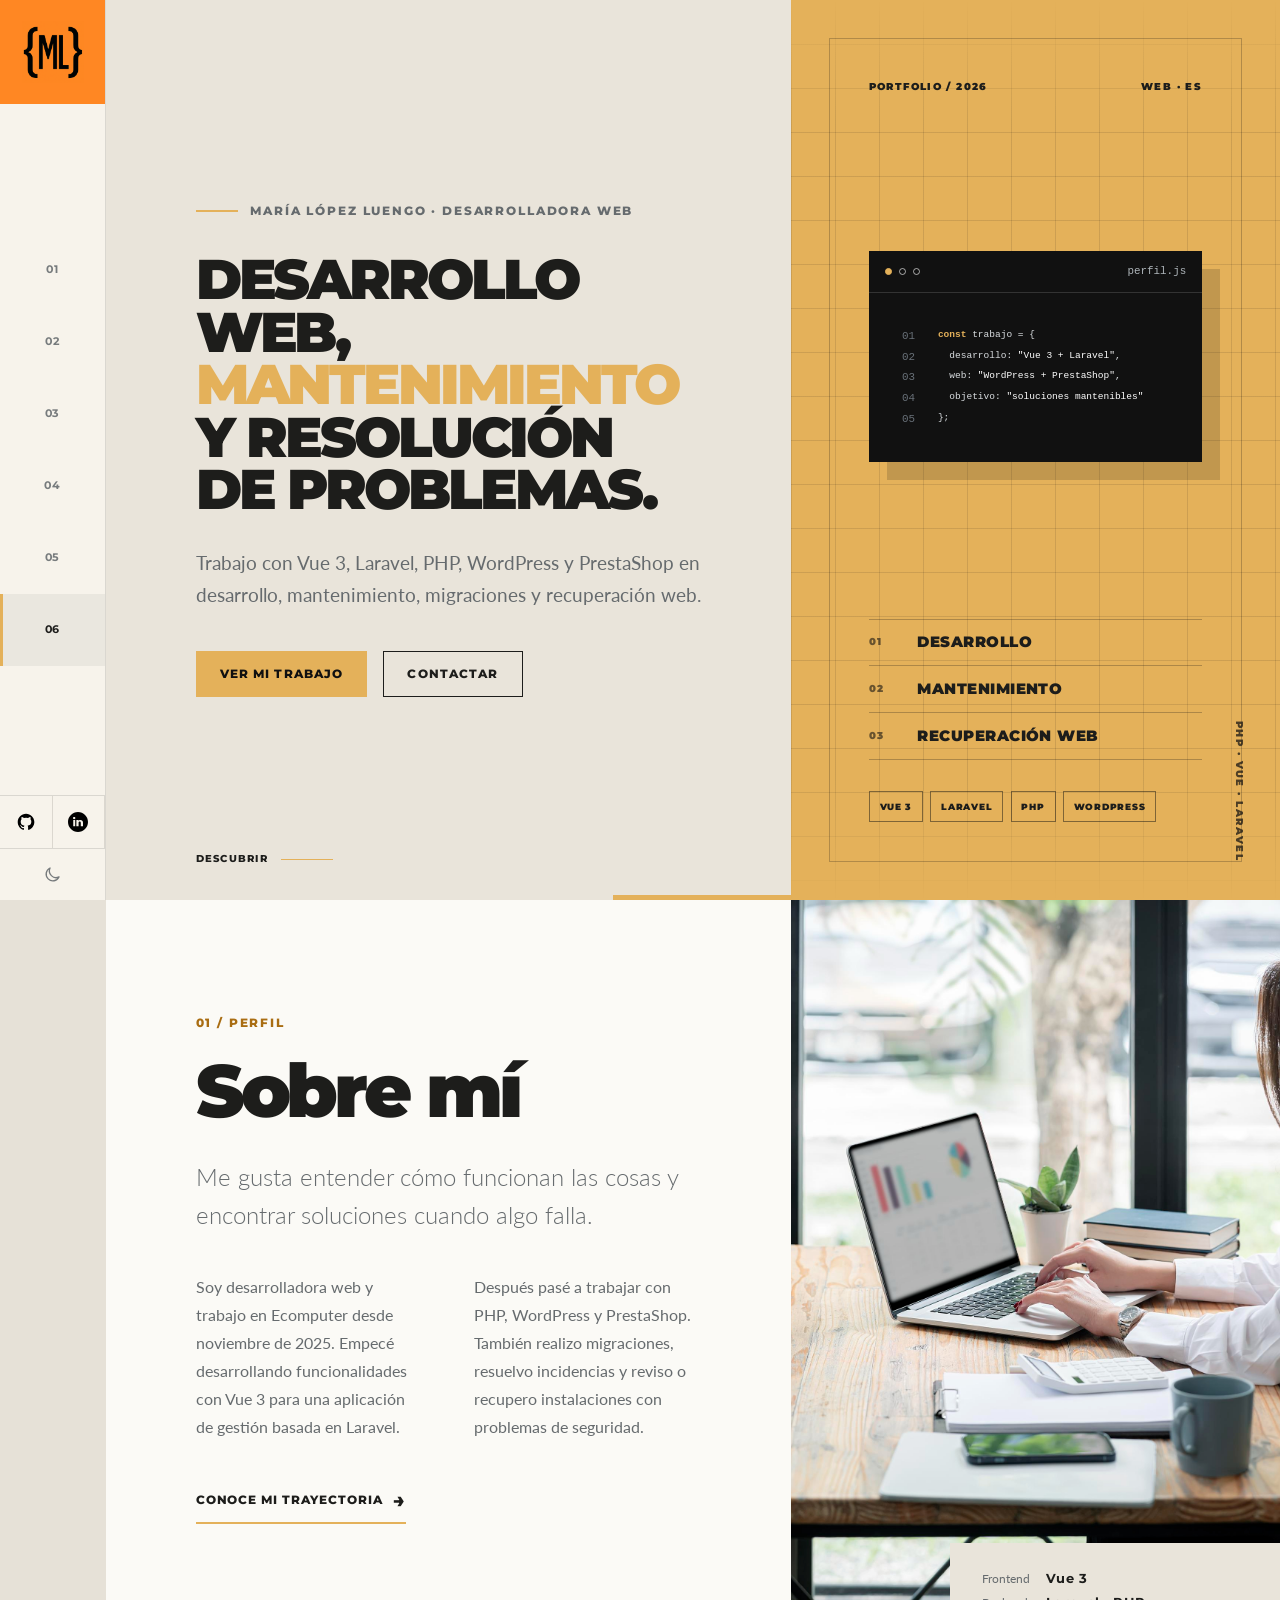
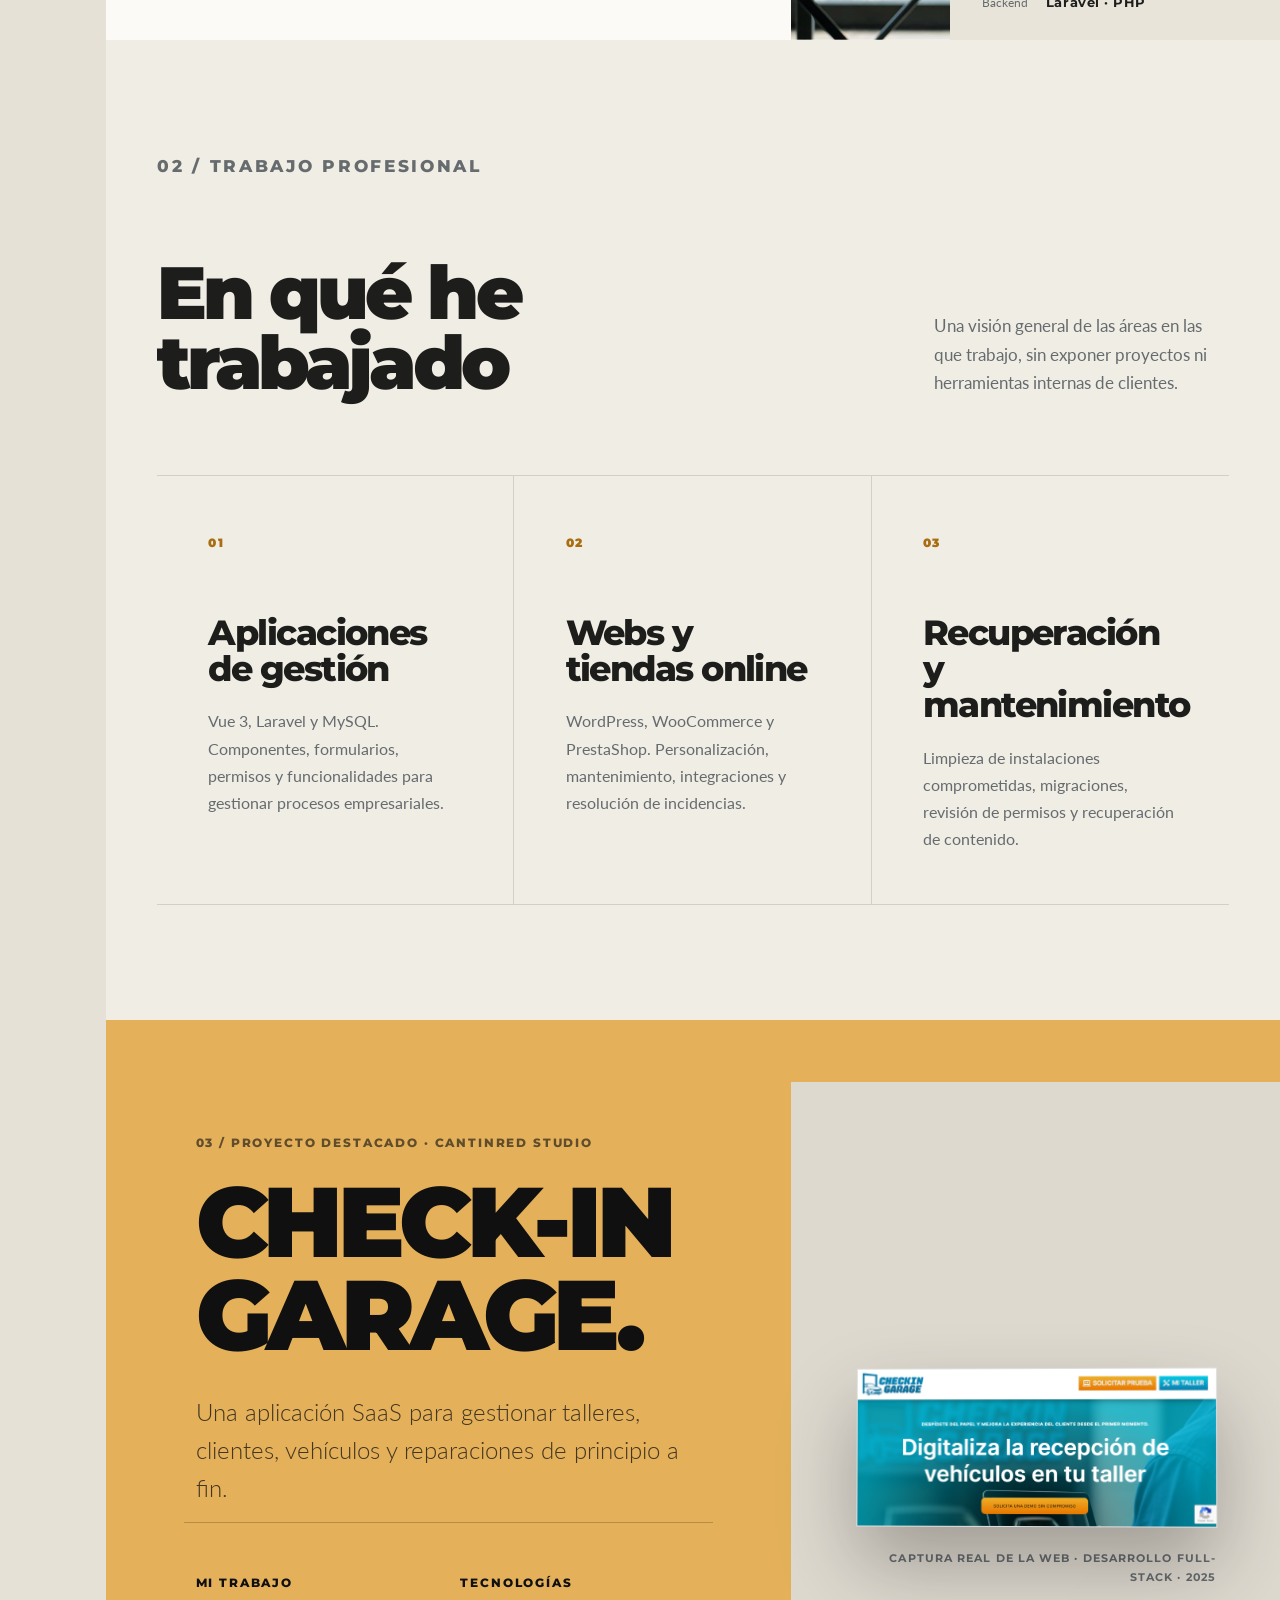
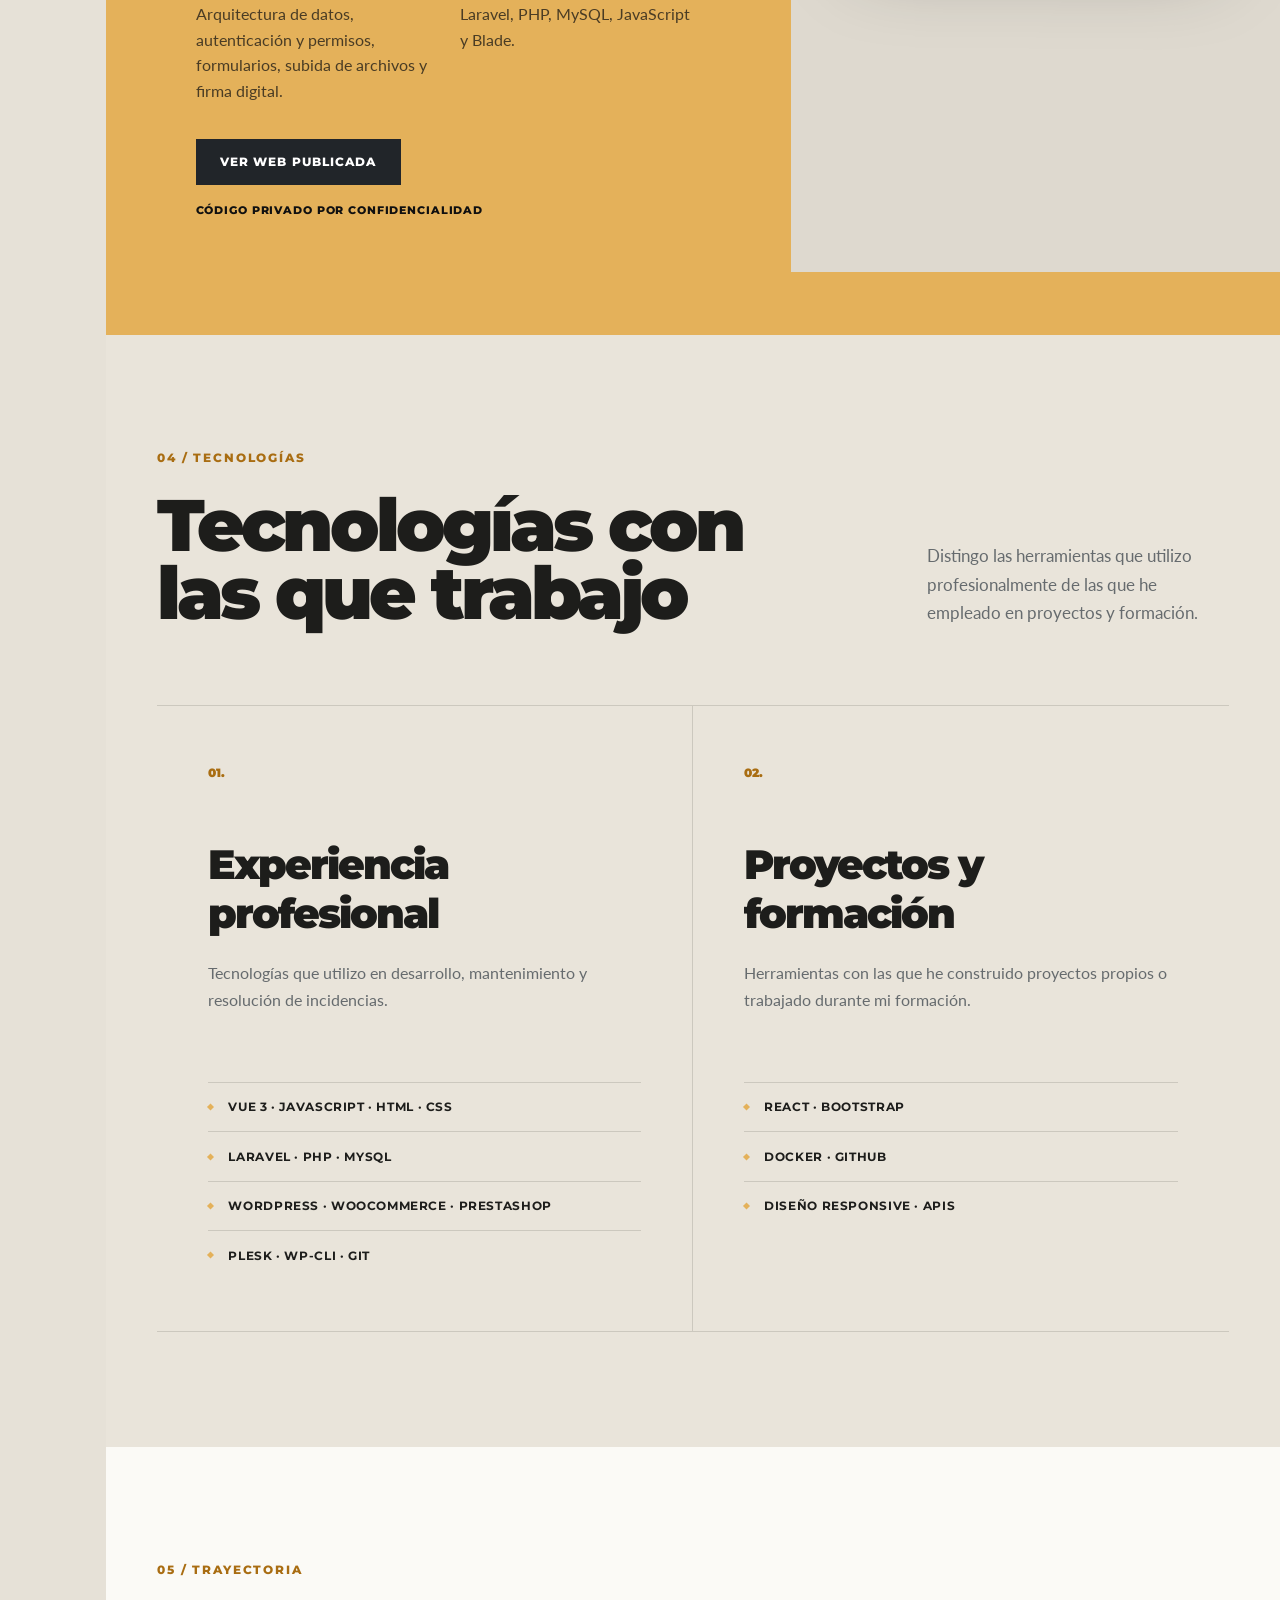
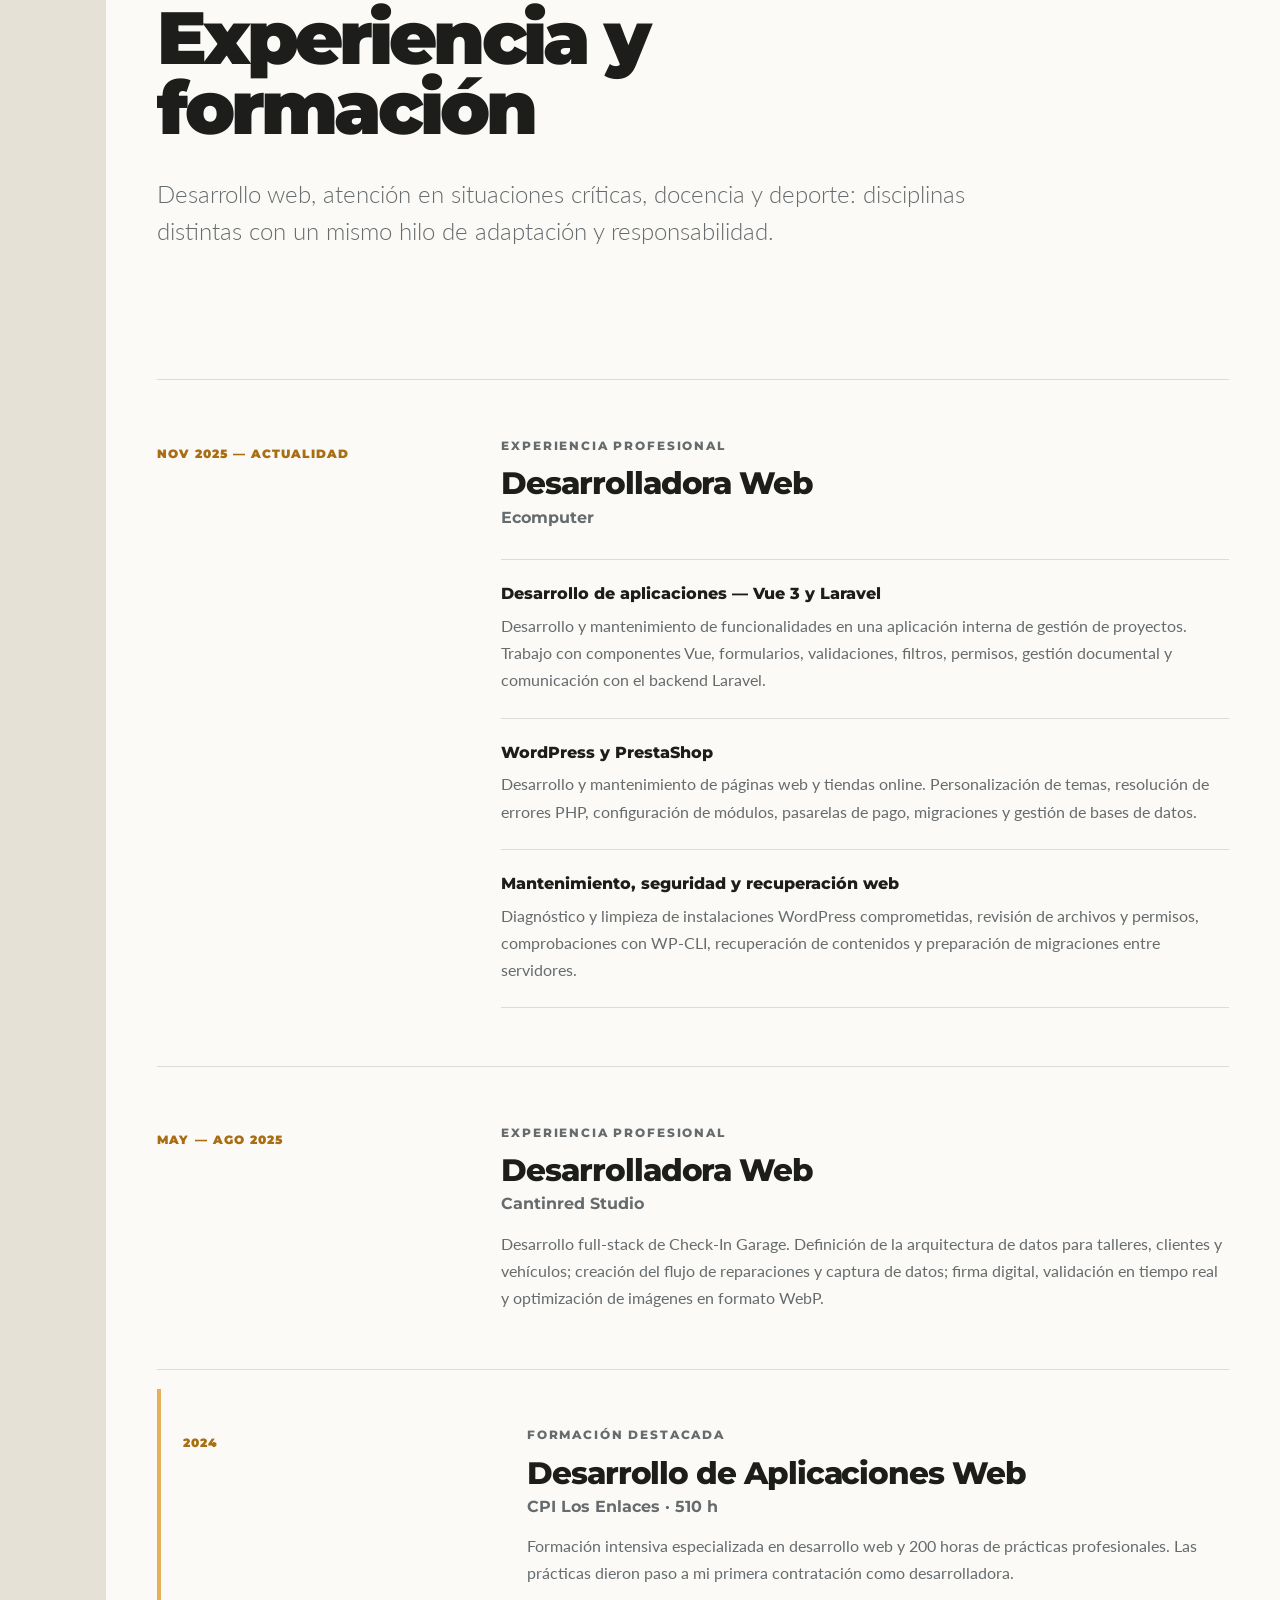
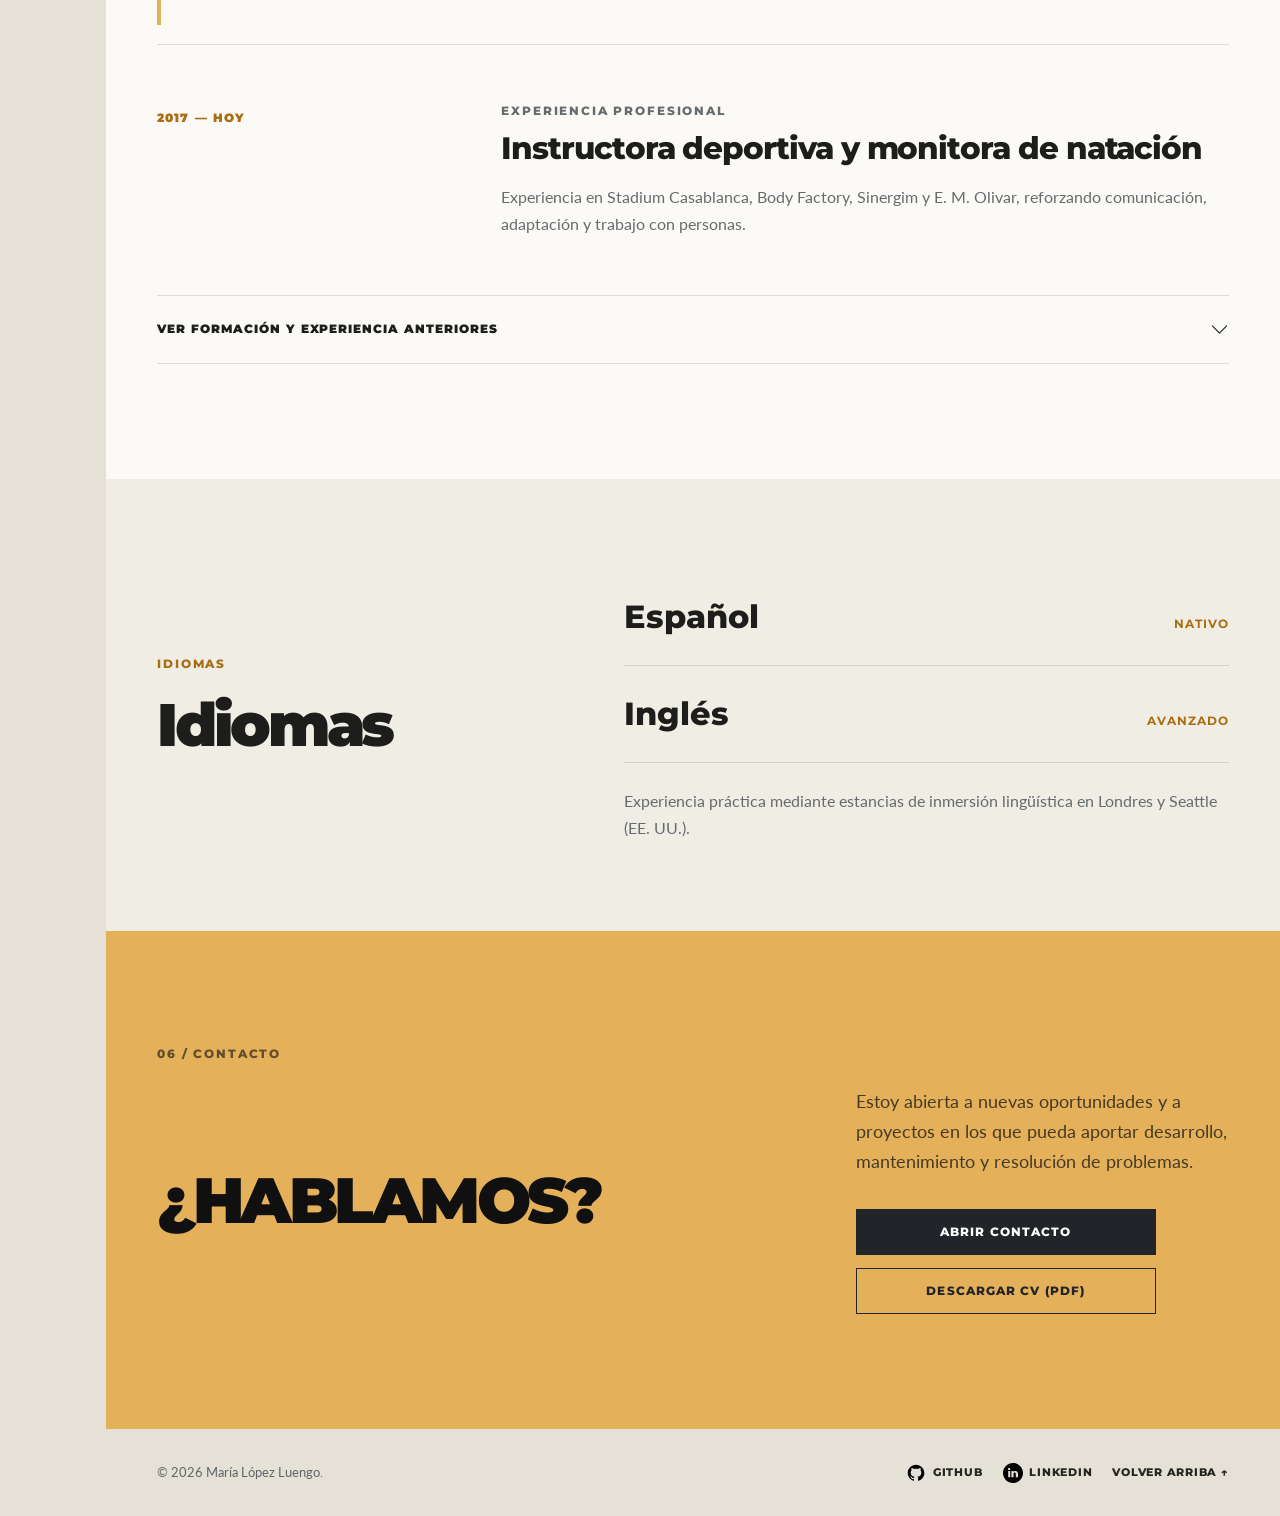
<file: index.html>
<!doctype html>
<html lang="es" data-bs-theme="light">

<head>
    <meta charset="utf-8">
    <meta name="viewport" content="width=device-width, initial-scale=1">
    <title>María López Luengo | Desarrolladora Web</title>

    <meta name="description" content="Portfolio de María López Luengo, desarrolladora web especializada en PHP, Vue 3, Laravel, WordPress y PrestaShop.">
    <meta name="keywords" content="portfolio, desarrolladora web, María López Luengo, PHP, Vue 3, Laravel, WordPress, PrestaShop">
    <meta name="author" content="María López Luengo">
    <meta name="theme-color" content="#111111">

    <meta property="og:title" content="María López Luengo | Desarrolladora Web">
    <meta property="og:description" content="Desarrollo, mantenimiento y recuperación de proyectos web con una mirada práctica.">
    <meta property="og:type" content="website">
    <meta property="og:url" content="https://merimer08.github.io/Interactive-CV/">
    <meta property="og:site_name" content="Portfolio de María López Luengo">
    <meta name="twitter:card" content="summary_large_image">

    <link rel="icon" type="image/x-icon" href="./ML.ico">
    <link rel="preconnect" href="https://fonts.googleapis.com">
    <link rel="preconnect" href="https://fonts.gstatic.com" crossorigin>
    <link href="https://fonts.googleapis.com/css2?family=Lato:wght@300;400;700;900&family=Montserrat:wght@500;600;700;800;900&display=swap" rel="stylesheet">

    <link href="https://cdn.jsdelivr.net/npm/bootstrap@5.3.3/dist/css/bootstrap.min.css" rel="stylesheet" integrity="sha384-QWTKZyjpPEjISv5WaRU9OFeRpok6YctnYmDr5pNlyT2bRjXh0JMhjY6hW+ALEwIH" crossorigin="anonymous">
    <link rel="stylesheet" href="./css/style.css">
</head>

<body>
    <a class="skip-link" href="#main-content">Saltar al contenido</a>

    <aside class="side-rail d-none d-lg-flex" aria-label="Navegación principal">
        <a class="rail-brand" href="#inicio" aria-label="Ir al inicio">
            <img class="brand-logo" src="./img/ML.png" width="104" height="104" alt="">
        </a>

        <nav class="rail-nav" aria-label="Secciones del portfolio">
            <a href="#about" data-section="about">
                <span class="rail-number">01</span>
                <span class="rail-label">Perfil</span>
            </a>
            <a href="#work" data-section="work">
                <span class="rail-number">02</span>
                <span class="rail-label">Trabajo</span>
            </a>
            <a href="#projects" data-section="projects">
                <span class="rail-number">03</span>
                <span class="rail-label">Proyecto</span>
            </a>
            <a href="#skills" data-section="skills">
                <span class="rail-number">04</span>
                <span class="rail-label">Tecnologías</span>
            </a>
            <a href="#journey" data-section="journey">
                <span class="rail-number">05</span>
                <span class="rail-label">Trayectoria</span>
            </a>
            <a href="#contact" data-section="contact">
                <span class="rail-number">06</span>
                <span class="rail-label">Contacto</span>
            </a>
        </nav>

        <div class="rail-actions">
            <a href="https://github.com/Merimer08" target="_blank" rel="noopener noreferrer" aria-label="GitHub de María">
                <img class="social-icon" src="./img/logos/github-svgrepo-com.svg" alt="">
            </a>
            <a href="https://linkedin.com/in/marialolu/" target="_blank" rel="noopener noreferrer" aria-label="LinkedIn de María">
                <img class="social-icon" src="./img/logos/linkedin-round-svgrepo-com.svg" alt="">
            </a>
            <button id="theme-toggle" type="button" aria-label="Activar modo oscuro" title="Cambiar tema">
                <svg class="theme-icon theme-icon-sun" viewBox="0 0 24 24" aria-hidden="true">
                    <path d="M12 3v2m0 14v2M3 12h2m14 0h2M5.64 5.64l1.42 1.42m9.88 9.88 1.42 1.42m0-12.72-1.42 1.42M7.06 16.94l-1.42 1.42M16 12a4 4 0 1 1-8 0 4 4 0 0 1 8 0Z"/>
                </svg>
                <svg class="theme-icon theme-icon-moon" viewBox="0 0 24 24" aria-hidden="true">
                    <path d="M20.2 15.1A8.5 8.5 0 0 1 8.9 3.8 8.5 8.5 0 1 0 20.2 15.1Z"/>
                </svg>
            </button>
        </div>
    </aside>

    <nav class="navbar mobile-nav fixed-top d-lg-none" aria-label="Navegación móvil">
        <div class="container-fluid px-3">
            <a class="navbar-brand d-flex align-items-center gap-2" href="#inicio">
                <img class="brand-logo" src="./img/ML.png" width="38" height="38" alt="">
                <span>MARÍA LÓPEZ</span>
            </a>
            <div class="d-flex align-items-center gap-2">
                <button id="mobile-theme-toggle" class="mobile-theme-toggle" type="button" aria-label="Activar modo oscuro">
                    <svg class="theme-icon theme-icon-sun" viewBox="0 0 24 24" aria-hidden="true">
                        <path d="M12 3v2m0 14v2M3 12h2m14 0h2M5.64 5.64l1.42 1.42m9.88 9.88 1.42 1.42m0-12.72-1.42 1.42M7.06 16.94l-1.42 1.42M16 12a4 4 0 1 1-8 0 4 4 0 0 1 8 0Z"/>
                    </svg>
                    <svg class="theme-icon theme-icon-moon" viewBox="0 0 24 24" aria-hidden="true">
                        <path d="M20.2 15.1A8.5 8.5 0 0 1 8.9 3.8 8.5 8.5 0 1 0 20.2 15.1Z"/>
                    </svg>
                </button>
                <button class="navbar-toggler" type="button" data-bs-toggle="offcanvas" data-bs-target="#mobileMenu" aria-controls="mobileMenu" aria-label="Abrir menú">
                    <span class="menu-lines" aria-hidden="true"></span>
                </button>
            </div>
        </div>
    </nav>

    <div class="offcanvas offcanvas-end mobile-menu" tabindex="-1" id="mobileMenu" aria-labelledby="mobileMenuLabel">
        <div class="offcanvas-header">
            <h2 class="offcanvas-title" id="mobileMenuLabel">Navegación</h2>
            <button type="button" class="btn-close" data-bs-dismiss="offcanvas" aria-label="Cerrar"></button>
        </div>
        <div class="offcanvas-body d-flex flex-column">
            <nav class="mobile-menu-links" aria-label="Secciones">
                <a href="#about" data-bs-dismiss="offcanvas"><span>01</span> Perfil</a>
                <a href="#work" data-bs-dismiss="offcanvas"><span>02</span> Trabajo</a>
                <a href="#projects" data-bs-dismiss="offcanvas"><span>03</span> Proyecto</a>
                <a href="#skills" data-bs-dismiss="offcanvas"><span>04</span> Tecnologías</a>
                <a href="#journey" data-bs-dismiss="offcanvas"><span>05</span> Trayectoria</a>
                <a href="#contact" data-bs-dismiss="offcanvas"><span>06</span> Contacto</a>
            </nav>
            <div class="mobile-social mt-auto">
                <a href="https://github.com/Merimer08" target="_blank" rel="noopener noreferrer">
                    <img class="social-icon" src="./img/logos/github-svgrepo-com.svg" alt=""> GitHub
                </a>
                <a href="https://linkedin.com/in/marialolu/" target="_blank" rel="noopener noreferrer">
                    <img class="social-icon" src="./img/logos/linkedin-round-svgrepo-com.svg" alt=""> LinkedIn
                </a>
            </div>
        </div>
    </div>

    <main id="main-content" class="page-shell">
        <header id="inicio" class="hero-section section-dark">
            <div class="container-fluid h-100 px-0">
                <div class="row g-0 min-vh-100">
                    <div class="col-lg-7 hero-copy d-flex align-items-center">
                        <div class="hero-copy-inner reveal">
                            <p class="eyebrow"><span></span> María López Luengo · Desarrolladora web</p>
                            <h1>Desarrollo web,<br><em>mantenimiento</em><br>y resolución de problemas.</h1>
                            <p class="hero-intro">Trabajo con Vue 3, Laravel, PHP, WordPress y PrestaShop en desarrollo, mantenimiento, migraciones y recuperación web.</p>
                            <div class="hero-actions d-flex flex-wrap gap-3">
                                <a class="btn btn-accent btn-lg" href="#projects">Ver mi trabajo</a>
                                <button class="btn btn-outline-light btn-lg" type="button" data-bs-toggle="modal" data-bs-target="#contactModal">Contactar</button>
                            </div>
                        </div>
                    </div>
                    <div class="col-lg-5 hero-visual-wrap" role="img" aria-label="Composición gráfica sobre desarrollo y mantenimiento web">
                        <div class="hero-system" aria-hidden="true">
                            <div class="system-meta">
                                <span>PORTFOLIO / 2026</span>
                                <span>WEB · ES</span>
                            </div>
                            <div class="hero-code-card">
                                <div class="code-card-bar">
                                    <span></span><span></span><span></span>
                                    <strong>perfil.js</strong>
                                </div>
                                <div class="code-card-body">
                                    <p><i>01</i><code><b>const</b> trabajo = {</code></p>
                                    <p><i>02</i><code>&nbsp;&nbsp;desarrollo: <em>"Vue 3 + Laravel"</em>,</code></p>
                                    <p><i>03</i><code>&nbsp;&nbsp;web: <em>"WordPress + PrestaShop"</em>,</code></p>
                                    <p><i>04</i><code>&nbsp;&nbsp;objetivo: <em>"soluciones mantenibles"</em></code></p>
                                    <p><i>05</i><code>};</code></p>
                                </div>
                            </div>
                            <div class="system-focus">
                                <span><small>01</small> Desarrollo</span>
                                <span><small>02</small> Mantenimiento</span>
                                <span><small>03</small> Recuperación web</span>
                            </div>
                            <div class="system-stack">
                                <span>VUE 3</span>
                                <span>LARAVEL</span>
                                <span>PHP</span>
                                <span>WORDPRESS</span>
                            </div>
                        </div>
                        <div class="hero-tech" aria-hidden="true">PHP · VUE · LARAVEL</div>
                    </div>
                </div>
            </div>
            <a class="scroll-cue" href="#about" aria-label="Bajar a la sección sobre mí">
                <span>Descubrir</span>
                <i></i>
            </a>
        </header>

        <section id="about" class="editorial-section section-paper">
            <div class="container-fluid px-0">
                <div class="row g-0 align-items-stretch">
                    <div class="col-lg-7 editorial-copy reveal">
                        <p class="section-index">01 / PERFIL</p>
                        <h2>Sobre mí</h2>
                        <p class="section-lead">Me gusta entender cómo funcionan las cosas y encontrar soluciones cuando algo falla.</p>
                        <div class="copy-columns">
                            <p>Soy desarrolladora web y trabajo en Ecomputer desde noviembre de 2025. Empecé desarrollando funcionalidades con Vue 3 para una aplicación de gestión basada en Laravel.</p>
                            <p>Después pasé a trabajar con PHP, WordPress y PrestaShop. También realizo migraciones, resuelvo incidencias y reviso o recupero instalaciones con problemas de seguridad.</p>
                        </div>
                        <a class="text-link" href="#journey">Conoce mi trayectoria <span aria-hidden="true">→</span></a>
                    </div>
                    <div class="col-lg-5 editorial-visual reveal">
                        <div class="image-slot about-image" data-image-candidates="./img/3.jpg" role="img" aria-label="Desarrolladora trabajando frente al ordenador">
                            <div class="image-slot-copy image-slot-copy-dark">
                                <span class="slot-kicker">IMAGEN DE APOYO</span>
                                <strong>Entorno de trabajo</strong>
                                <small>workspace-maria.webp / jpg / png</small>
                            </div>
                        </div>
                        <div class="visual-caption">
                            <span>Frontend</span><strong>Vue 3</strong>
                            <span>Backend</span><strong>Laravel · PHP</strong>
                        </div>
                    </div>
                </div>
            </div>
        </section>

        <section id="work" class="work-section section-muted">
            <div class="section-container">
                <div class="work-heading reveal">
                    <p class="section-index">02 / TRABAJO PROFESIONAL</p>
                    <h2>En qué he trabajado</h2>
                    <p>Una visión general de las áreas en las que trabajo, sin exponer proyectos ni herramientas internas de clientes.</p>
                </div>
                <div class="row g-0 work-grid">
                    <article class="col-lg-4 work-card reveal">
                        <span class="work-number">01</span>
                        <h3>Aplicaciones de gestión</h3>
                        <p>Vue 3, Laravel y MySQL. Componentes, formularios, permisos y funcionalidades para gestionar procesos empresariales.</p>
                    </article>
                    <article class="col-lg-4 work-card reveal">
                        <span class="work-number">02</span>
                        <h3>Webs y tiendas online</h3>
                        <p>WordPress, WooCommerce y PrestaShop. Personalización, mantenimiento, integraciones y resolución de incidencias.</p>
                    </article>
                    <article class="col-lg-4 work-card reveal">
                        <span class="work-number">03</span>
                        <h3>Recuperación y mantenimiento</h3>
                        <p>Limpieza de instalaciones comprometidas, migraciones, revisión de permisos y recuperación de contenido.</p>
                    </article>
                </div>
            </div>
        </section>

        <section id="projects" class="project-section section-accent">
            <div class="container-fluid px-0">
                <div class="row g-0 align-items-center">
                    <div class="col-lg-7 project-copy reveal">
                        <p class="section-index">03 / PROYECTO DESTACADO · CANTINRED STUDIO</p>
                        <h2>Check-In<br>Garage.</h2>
                        <p class="section-lead">Una aplicación SaaS para gestionar talleres, clientes, vehículos y reparaciones de principio a fin.</p>
                        <div class="project-details row g-4">
                            <div class="col-sm-6">
                                <span class="detail-label">Mi trabajo</span>
                                <p>Arquitectura de datos, autenticación y permisos, formularios, subida de archivos y firma digital.</p>
                            </div>
                            <div class="col-sm-6">
                                <span class="detail-label">Tecnologías</span>
                                <p>Laravel, PHP, MySQL, JavaScript y Blade.</p>
                            </div>
                        </div>
                        <div class="project-actions">
                            <a class="btn btn-dark btn-lg" href="https://checkingarage.com/" target="_blank" rel="noopener noreferrer">Ver web publicada</a>
                            <span class="private-code">Código privado por confidencialidad</span>
                        </div>
                    </div>
                    <div class="col-lg-5 project-showcase reveal">
                        <figure class="project-figure">
                            <a href="https://checkingarage.com/" target="_blank" rel="noopener noreferrer" aria-label="Abrir la web de Check-In Garage">
                                <img src="./img/projects/checkin-garage.png" alt="Página pública de Check-In Garage" width="904" height="396" loading="lazy">
                            </a>
                            <figcaption>Captura real de la web · Desarrollo full-stack · 2025</figcaption>
                        </figure>
                    </div>
                </div>
            </div>
        </section>

        <section id="skills" class="skills-section section-dark">
            <div class="section-container">
                <div class="section-heading reveal">
                    <div>
                        <p class="section-index">04 / TECNOLOGÍAS</p>
                        <h2>Tecnologías con las que trabajo</h2>
                    </div>
                    <p>Distingo las herramientas que utilizo profesionalmente de las que he empleado en proyectos y formación.</p>
                </div>

                <div class="row g-0 skill-grid">
                    <article class="col-md-6 skill-column reveal">
                        <span class="skill-number">01.</span>
                        <h3>Experiencia profesional</h3>
                        <p>Tecnologías que utilizo en desarrollo, mantenimiento y resolución de incidencias.</p>
                        <ul class="skill-list">
                            <li>Vue 3 · JavaScript · HTML · CSS</li>
                            <li>Laravel · PHP · MySQL</li>
                            <li>WordPress · WooCommerce · PrestaShop</li>
                            <li>Plesk · WP-CLI · Git</li>
                        </ul>
                    </article>
                    <article class="col-md-6 skill-column reveal">
                        <span class="skill-number">02.</span>
                        <h3>Proyectos y formación</h3>
                        <p>Herramientas con las que he construido proyectos propios o trabajado durante mi formación.</p>
                        <ul class="skill-list">
                            <li>React · Bootstrap</li>
                            <li>Docker · GitHub</li>
                            <li>Diseño responsive · APIs</li>
                        </ul>
                    </article>
                </div>
            </div>
        </section>

        <section id="journey" class="journey-section section-paper">
            <div class="section-container">
                <div class="journey-intro reveal">
                    <p class="section-index">05 / TRAYECTORIA</p>
                    <h2>Experiencia y formación</h2>
                    <p class="section-lead">Desarrollo web, atención en situaciones críticas, docencia y deporte: disciplinas distintas con un mismo hilo de adaptación y responsabilidad.</p>
                </div>

                <div class="timeline-list">
                    <article class="timeline-entry reveal">
                        <div class="timeline-date">NOV 2025 — ACTUALIDAD</div>
                        <div class="timeline-copy">
                            <p class="timeline-type">Experiencia profesional</p>
                            <h3>Desarrolladora Web <span>Ecomputer</span></h3>
                            <div class="role-areas">
                                <div class="role-area">
                                    <h4>Desarrollo de aplicaciones — Vue 3 y Laravel</h4>
                                    <p>Desarrollo y mantenimiento de funcionalidades en una aplicación interna de gestión de proyectos. Trabajo con componentes Vue, formularios, validaciones, filtros, permisos, gestión documental y comunicación con el backend Laravel.</p>
                                </div>
                                <div class="role-area">
                                    <h4>WordPress y PrestaShop</h4>
                                    <p>Desarrollo y mantenimiento de páginas web y tiendas online. Personalización de temas, resolución de errores PHP, configuración de módulos, pasarelas de pago, migraciones y gestión de bases de datos.</p>
                                </div>
                                <div class="role-area">
                                    <h4>Mantenimiento, seguridad y recuperación web</h4>
                                    <p>Diagnóstico y limpieza de instalaciones WordPress comprometidas, revisión de archivos y permisos, comprobaciones con WP-CLI, recuperación de contenidos y preparación de migraciones entre servidores.</p>
                                </div>
                            </div>
                        </div>
                    </article>

                    <article class="timeline-entry reveal">
                        <div class="timeline-date">MAY — AGO 2025</div>
                        <div class="timeline-copy">
                            <p class="timeline-type">Experiencia profesional</p>
                            <h3>Desarrolladora Web <span>Cantinred Studio</span></h3>
                            <p>Desarrollo full-stack de Check-In Garage. Definición de la arquitectura de datos para talleres, clientes y vehículos; creación del flujo de reparaciones y captura de datos; firma digital, validación en tiempo real y optimización de imágenes en formato WebP.</p>
                        </div>
                    </article>

                    <article class="timeline-entry training-highlight reveal">
                        <div class="timeline-date">2024</div>
                        <div class="timeline-copy">
                            <p class="timeline-type">Formación destacada</p>
                            <h3>Desarrollo de Aplicaciones Web <span>CPI Los Enlaces · 510 h</span></h3>
                            <p>Formación intensiva especializada en desarrollo web y 200 horas de prácticas profesionales. Las prácticas dieron paso a mi primera contratación como desarrolladora.</p>
                        </div>
                    </article>

                    <article class="timeline-entry reveal">
                        <div class="timeline-date">2017 — HOY</div>
                        <div class="timeline-copy">
                            <p class="timeline-type">Experiencia profesional</p>
                            <h3>Instructora deportiva y monitora de natación</h3>
                            <p>Experiencia en Stadium Casablanca, Body Factory, Sinergim y E. M. Olivar, reforzando comunicación, adaptación y trabajo con personas.</p>
                        </div>
                    </article>

                    <div class="accordion journey-more reveal" id="journeyAccordion">
                        <div class="accordion-item">
                            <h3 class="accordion-header">
                                <button class="accordion-button collapsed" type="button" data-bs-toggle="collapse" data-bs-target="#journeyExtra" aria-expanded="false" aria-controls="journeyExtra">
                                    Ver formación y experiencia anteriores
                                </button>
                            </h3>
                            <div id="journeyExtra" class="accordion-collapse collapse" data-bs-parent="#journeyAccordion">
                                <div class="accordion-body">
                                    <div class="mini-entry"><time>2023</time><p><strong>Docencia de la Formación Profesional para el Empleo · Nivel 3</strong><br>T&amp;Z Formación System.</p></div>
                                    <div class="mini-entry"><time>2022</time><p><strong>Grado Superior en Enseñanza y Animación Sociodeportiva</strong><br>CPA Salduie · Grupo San Valero.</p></div>
                                    <div class="mini-entry"><time>2020 — 2021</time><p><strong>Operadora de Emergencias · Gobierno de Aragón (112)</strong><br>Gestión de incidencias críticas en tiempo real y resolución de problemas bajo presión.</p></div>
                                    <div class="mini-entry"><time>2008</time><p><strong>Monitora de natación</strong><br>Federación Navarra de Natación.</p></div>
                                </div>
                            </div>
                        </div>
                    </div>
                </div>
            </div>
        </section>

        <section class="languages-section section-muted" aria-labelledby="languages-title">
            <div class="section-container">
                <div class="row g-5 align-items-center">
                    <div class="col-lg-5 reveal">
                        <p class="section-index">IDIOMAS</p>
                        <h2 id="languages-title">Idiomas</h2>
                    </div>
                    <div class="col-lg-7">
                        <div class="language-row reveal">
                            <span>Español</span><strong>Nativo</strong>
                        </div>
                        <div class="language-row reveal">
                            <span>Inglés</span><strong>Avanzado</strong>
                        </div>
                        <p class="language-note reveal">Experiencia práctica mediante estancias de inmersión lingüística en Londres y Seattle (EE. UU.).</p>
                    </div>
                </div>
            </div>
        </section>

        <section id="contact" class="contact-section section-accent">
            <div class="section-container reveal">
                <p class="section-index">06 / CONTACTO</p>
                <div class="contact-layout">
                    <h2>¿Hablamos?</h2>
                    <div class="contact-copy">
                        <p>Estoy abierta a nuevas oportunidades y a proyectos en los que pueda aportar desarrollo, mantenimiento y resolución de problemas.</p>
                        <div class="contact-actions">
                            <button class="btn btn-dark btn-lg" type="button" data-bs-toggle="modal" data-bs-target="#contactModal">Abrir contacto</button>
                            <a class="btn btn-outline-dark btn-lg" href="./CV_Maria_Lopez_Luengo_2026_actualizado.pdf" download>Descargar CV (PDF)</a>
                        </div>
                    </div>
                </div>
            </div>
        </section>
    </main>

    <footer class="site-footer page-shell">
        <div class="section-container d-flex flex-column flex-md-row justify-content-between align-items-md-center gap-3">
            <p>© 2026 María López Luengo.</p>
            <div class="footer-links">
                <a href="https://github.com/Merimer08" target="_blank" rel="noopener noreferrer">
                    <img class="social-icon" src="./img/logos/github-svgrepo-com.svg" alt=""> GitHub
                </a>
                <a href="https://linkedin.com/in/marialolu/" target="_blank" rel="noopener noreferrer">
                    <img class="social-icon" src="./img/logos/linkedin-round-svgrepo-com.svg" alt=""> LinkedIn
                </a>
                <a href="#inicio">Volver arriba ↑</a>
            </div>
        </div>
    </footer>

    <div class="modal fade" id="contactModal" tabindex="-1" aria-labelledby="contactModalLabel" aria-hidden="true">
        <div class="modal-dialog modal-dialog-centered">
            <div class="modal-content contact-modal-content">
                <div class="modal-header">
                    <div>
                        <p class="section-index mb-2">CONTACTO DIRECTO</p>
                        <h2 class="modal-title" id="contactModalLabel">Hablemos.</h2>
                    </div>
                    <button type="button" class="btn-close" data-bs-dismiss="modal" aria-label="Cerrar"></button>
                </div>
                <div class="modal-body">
                    <p>Elige el canal que te resulte más cómodo.</p>
                    <div class="contact-option">
                        <span>Teléfono</span>
                        <a href="tel:+34687147273">+34 687 14 72 73</a>
                    </div>
                    <div class="contact-option">
                        <span>Email</span>
                        <a href="mailto:marialolu08@gmail.com">marialolu08@gmail.com</a>
                    </div>
                </div>
                <div class="modal-footer">
                    <a class="btn btn-outline-dark" href="https://wa.me/34687147273" target="_blank" rel="noopener noreferrer">WhatsApp</a>
                    <a class="btn btn-dark" href="mailto:marialolu08@gmail.com">Enviar email</a>
                </div>
            </div>
        </div>
    </div>

    <script src="https://cdn.jsdelivr.net/npm/bootstrap@5.3.3/dist/js/bootstrap.bundle.min.js" integrity="sha384-YvpcrYf0tY3lHB60NNkmXc5s9fDVZLESaAA55NDzOxhy9GkcIdslK1eN7N6jIeHz" crossorigin="anonymous"></script>
    <script src="./js/script.js"></script>
</body>

</html>
</file>
<file: css/style.css>
:root {
    --accent: #e4b15a;
    --accent-deep: #a96d12;
    --ink: #1d1d1b;
    --ink-soft: #32312e;
    --muted: #666b6e;
    --paper: #fbfaf6;
    --paper-soft: #f0ede5;
    --line: rgba(29, 29, 27, 0.14);
    --line-light: rgba(29, 29, 27, 0.14);
    --dark-surface: #e9e4da;
    --on-dark: #1d1d1b;
    --dark-muted: #666b6e;
    --rail-bg: #f7f3eb;
    --rail-fg: #1d1d1b;
    --rail-muted: #777b7d;
    --rail-line: rgba(29, 29, 27, 0.13);
    --rail-hover: rgba(29, 29, 27, 0.055);
    --mobile-nav-bg: rgba(247, 243, 235, 0.94);
    --project-surface: #ded9cf;
    --visual-surface: #9da7aa;
    --footer-bg: #e6e1d7;
    --footer-text: #626668;
    --footer-link: #252522;
    --rail-width: 106px;
    --font-heading: "Montserrat", sans-serif;
    --font-body: "Lato", sans-serif;
    --section-space: clamp(5rem, 9vw, 9rem);
}

[data-bs-theme="dark"] {
    --accent: #f4ad24;
    --accent-deep: #d68d05;
    --paper: #171717;
    --paper-soft: #202020;
    --ink: #f3f1ec;
    --ink-soft: #ffffff;
    --muted: #a9b0b5;
    --line: rgba(255, 255, 255, 0.16);
    --line-light: rgba(255, 255, 255, 0.18);
    --dark-surface: #111111;
    --on-dark: #ffffff;
    --dark-muted: #aeb5ba;
    --rail-bg: #050505;
    --rail-fg: #ffffff;
    --rail-muted: #8f979d;
    --rail-line: rgba(255, 255, 255, 0.12);
    --rail-hover: rgba(255, 255, 255, 0.045);
    --mobile-nav-bg: rgba(5, 5, 5, 0.92);
    --project-surface: #111111;
    --visual-surface: #7e8890;
    --footer-bg: #050505;
    --footer-text: #899198;
    --footer-link: #d4d7d9;
}

*,
*::before,
*::after {
    box-sizing: border-box;
}

html {
    scroll-behavior: smooth;
    scroll-padding-top: 1rem;
}

body {
    margin: 0;
    overflow-x: hidden;
    background: var(--footer-bg);
    color: var(--ink);
    font-family: var(--font-body);
    font-size: 1rem;
    line-height: 1.7;
    text-rendering: optimizeLegibility;
}

body,
.section-dark,
.section-paper,
.section-muted,
.side-rail,
.mobile-nav,
.mobile-menu,
.project-showcase,
.visual-caption,
.site-footer,
.contact-modal-content {
    transition: color 180ms ease, background-color 180ms ease;
}

a {
    color: inherit;
}

button,
a {
    -webkit-tap-highlight-color: transparent;
}

:focus-visible {
    outline: 3px solid var(--accent);
    outline-offset: 4px;
}

.skip-link {
    position: fixed;
    z-index: 3000;
    top: 0.75rem;
    left: 0.75rem;
    padding: 0.65rem 1rem;
    background: var(--accent);
    color: #101010;
    font-family: var(--font-heading);
    font-weight: 800;
    text-decoration: none;
    transform: translateY(-160%);
    transition: transform 150ms ease;
}

.skip-link:focus {
    transform: translateY(0);
}

.page-shell {
    margin-left: var(--rail-width);
}

.section-container {
    width: min(100% - clamp(2rem, 8vw, 8rem), 1280px);
    margin-inline: auto;
}

.section-dark {
    background: var(--dark-surface);
    color: var(--on-dark);
}

.section-paper {
    background: var(--paper);
    color: var(--ink);
}

.section-muted {
    background: var(--paper-soft);
    color: var(--ink);
}

.section-accent {
    background: var(--accent);
    color: #101010;
}

.section-index,
.eyebrow,
.detail-label,
.timeline-type,
.slot-kicker {
    margin: 0;
    font-family: var(--font-heading);
    font-size: 0.72rem;
    font-weight: 800;
    letter-spacing: 0.16em;
    line-height: 1.4;
    text-transform: uppercase;
}

.section-index {
    margin-bottom: 1.55rem;
    color: var(--accent-deep);
}

.section-dark .section-index {
    color: var(--accent-deep);
}

.section-accent .section-index {
    color: rgba(16, 16, 16, 0.62);
}

.side-rail {
    position: fixed;
    z-index: 1050;
    inset: 0 auto 0 0;
    width: var(--rail-width);
    flex-direction: column;
    align-items: center;
    background: var(--rail-bg);
    color: var(--rail-fg);
    border-right: 1px solid var(--rail-line);
}

.rail-brand {
    display: grid;
    width: 100%;
    min-height: 104px;
    place-items: center;
    background: #ff8723;
}

.rail-brand .brand-logo {
    display: block;
    width: 62px;
    height: 62px;
    object-fit: cover;
}

.mobile-nav .brand-logo {
    display: block;
    width: 38px;
    height: 38px;
    flex: 0 0 38px;
    object-fit: cover;
}

.rail-nav {
    display: flex;
    width: 100%;
    flex: 1;
    flex-direction: column;
    justify-content: center;
}

.rail-nav a {
    position: relative;
    display: flex;
    min-height: 72px;
    align-items: center;
    justify-content: center;
    color: var(--rail-muted);
    font-family: var(--font-heading);
    text-decoration: none;
    transition: color 160ms ease, background-color 160ms ease;
}

.rail-nav a::before {
    position: absolute;
    inset: 0 auto 0 0;
    width: 3px;
    background: var(--accent);
    content: "";
    opacity: 0;
    transform: scaleY(0.25);
    transition: opacity 160ms ease, transform 160ms ease;
}

.rail-nav a:hover,
.rail-nav a.is-active {
    background: var(--rail-hover);
    color: var(--rail-fg);
}

.rail-nav a.is-active::before {
    opacity: 1;
    transform: scaleY(1);
}

.rail-number {
    font-size: 0.7rem;
    font-weight: 700;
    letter-spacing: 0.08em;
}

.rail-label {
    position: absolute;
    z-index: 1;
    left: calc(100% + 12px);
    padding: 0.35rem 0.55rem;
    background: #050505;
    color: #ffffff;
    font-size: 0.7rem;
    font-weight: 700;
    opacity: 0;
    pointer-events: none;
    transform: translateX(-0.35rem);
    transition: opacity 150ms ease, transform 150ms ease;
    white-space: nowrap;
}

.rail-nav a:hover .rail-label,
.rail-nav a:focus-visible .rail-label {
    opacity: 1;
    transform: translateX(0);
}

.rail-actions {
    display: grid;
    width: 100%;
    grid-template-columns: repeat(2, 1fr);
    border-top: 1px solid var(--rail-line);
}

.rail-actions a,
.rail-actions button {
    display: grid;
    min-height: 52px;
    place-items: center;
    border: 0;
    border-right: 1px solid var(--rail-line);
    background: transparent;
    color: var(--rail-muted);
    font-family: var(--font-heading);
    font-size: 0.68rem;
    font-weight: 800;
    text-decoration: none;
    transition: background-color 150ms ease, color 150ms ease;
}

.rail-actions button {
    grid-column: 1 / -1;
    border-top: 1px solid var(--rail-line);
    border-right: 0;
}

.rail-actions a:hover,
.rail-actions button:hover {
    background: var(--accent);
    color: #101010;
}

.rail-actions svg,
.mobile-theme-toggle svg {
    width: 19px;
    fill: none;
    stroke: currentColor;
    stroke-linecap: round;
    stroke-linejoin: round;
    stroke-width: 1.7;
}

.theme-icon-sun {
    display: none;
}

.theme-icon-moon {
    display: block;
}

[data-bs-theme="dark"] .theme-icon-sun {
    display: block;
}

[data-bs-theme="dark"] .theme-icon-moon {
    display: none;
}

.social-icon {
    display: block;
    width: 1.25rem;
    height: 1.25rem;
    flex: 0 0 auto;
    object-fit: contain;
}

.rail-actions .social-icon,
.site-footer .social-icon {
    filter: none;
}

[data-bs-theme="dark"] .rail-actions .social-icon,
[data-bs-theme="dark"] .site-footer .social-icon {
    filter: invert(1);
}

.rail-actions a:hover .social-icon {
    filter: none;
}

.mobile-nav {
    min-height: 66px;
    background: var(--mobile-nav-bg);
    border-bottom: 1px solid var(--rail-line);
    backdrop-filter: blur(16px);
}

.mobile-nav .navbar-brand {
    color: var(--rail-fg);
    font-family: var(--font-heading);
    font-size: 0.82rem;
    font-weight: 800;
    letter-spacing: 0.08em;
}

.mobile-theme-toggle,
.mobile-nav .navbar-toggler {
    display: grid;
    width: 42px;
    height: 42px;
    padding: 0;
    place-items: center;
    border: 1px solid var(--rail-line);
    border-radius: 0;
    background: transparent;
    color: var(--rail-fg);
}

.mobile-nav .navbar-toggler:focus {
    box-shadow: none;
}

.menu-lines,
.menu-lines::before,
.menu-lines::after {
    display: block;
    width: 20px;
    height: 2px;
    background: currentColor;
    content: "";
}

.menu-lines {
    position: relative;
}

.menu-lines::before {
    position: absolute;
    top: -6px;
}

.menu-lines::after {
    position: absolute;
    top: 6px;
}

.mobile-menu {
    --bs-offcanvas-width: min(88vw, 390px);
    background: var(--paper);
    color: var(--ink);
}

.mobile-menu .offcanvas-header {
    padding: 1.5rem;
    border-bottom: 1px solid var(--line);
}

.mobile-menu .offcanvas-title {
    font-family: var(--font-heading);
    font-size: 1rem;
    font-weight: 800;
    letter-spacing: 0.08em;
    text-transform: uppercase;
}

.mobile-menu .offcanvas-body {
    padding: 1.5rem;
}

.mobile-menu-links {
    display: grid;
}

.mobile-menu-links a {
    display: flex;
    align-items: baseline;
    gap: 1rem;
    padding: 1rem 0;
    border-bottom: 1px solid var(--line);
    font-family: var(--font-heading);
    font-size: clamp(1.5rem, 7vw, 2.25rem);
    font-weight: 800;
    line-height: 1.1;
    text-decoration: none;
}

.mobile-menu-links span {
    color: var(--accent-deep);
    font-size: 0.72rem;
}

.mobile-social {
    display: flex;
    gap: 1.25rem;
    padding-top: 2rem;
}

.mobile-social a {
    display: inline-flex;
    align-items: center;
    gap: 0.45rem;
    font-family: var(--font-heading);
    font-size: 0.76rem;
    font-weight: 800;
    letter-spacing: 0.08em;
    text-transform: uppercase;
}

[data-bs-theme="dark"] .mobile-social .social-icon {
    filter: invert(1);
}

.hero-section {
    position: relative;
    min-height: 100vh;
    overflow: hidden;
}

.hero-copy {
    position: relative;
    z-index: 2;
    min-height: 100vh;
    padding: clamp(6rem, 11vw, 10rem) clamp(2rem, 7vw, 8rem);
}

.hero-copy::after {
    position: absolute;
    right: 0;
    bottom: 0;
    width: 26%;
    height: 5px;
    background: var(--accent);
    content: "";
}

.hero-copy-inner {
    width: min(100%, 880px);
}

.eyebrow {
    display: flex;
    align-items: center;
    gap: 0.8rem;
    margin-bottom: 2.15rem;
    color: var(--dark-muted);
}

.eyebrow span {
    width: 42px;
    height: 2px;
    background: var(--accent);
}

.hero-section h1,
.editorial-section h2,
.work-section h2,
.project-section h2,
.journey-section h2,
.languages-section h2,
.contact-section h2,
.section-heading h2 {
    margin: 0;
    font-family: var(--font-heading);
    font-weight: 900;
    letter-spacing: -0.055em;
    line-height: 0.94;
}

.hero-section h1 {
    max-width: 920px;
    color: var(--on-dark);
    font-size: clamp(2.9rem, 4.35vw, 5.15rem);
    text-transform: uppercase;
}

.hero-section h1 em {
    color: var(--accent);
    font-style: normal;
}

.hero-intro {
    max-width: 660px;
    margin: 2rem 0 2.5rem;
    color: var(--dark-muted);
    font-size: clamp(1.08rem, 1.5vw, 1.35rem);
    line-height: 1.65;
}

.btn {
    --bs-btn-padding-x: 1.45rem;
    --bs-btn-padding-y: 0.82rem;
    --bs-btn-border-radius: 0;
    font-family: var(--font-heading);
    font-size: 0.76rem;
    font-weight: 800;
    letter-spacing: 0.09em;
    text-transform: uppercase;
    transition: background-color 160ms ease, border-color 160ms ease, color 160ms ease, transform 160ms ease;
}

.btn:hover {
    transform: translateY(-2px);
}

.btn-accent {
    --bs-btn-color: #101010;
    --bs-btn-bg: var(--accent);
    --bs-btn-border-color: var(--accent);
    --bs-btn-hover-color: #ffffff;
    --bs-btn-hover-bg: var(--accent-deep);
    --bs-btn-hover-border-color: var(--accent-deep);
}

.section-dark .btn-outline-light {
    --bs-btn-color: var(--on-dark);
    --bs-btn-border-color: var(--on-dark);
    --bs-btn-hover-color: var(--dark-surface);
    --bs-btn-hover-bg: var(--on-dark);
    --bs-btn-hover-border-color: var(--on-dark);
    --bs-btn-active-color: var(--dark-surface);
    --bs-btn-active-bg: var(--on-dark);
    --bs-btn-active-border-color: var(--on-dark);
}

.hero-visual-wrap {
    position: relative;
    min-height: 100vh;
    overflow: hidden;
    background: var(--accent);
}

.hero-visual-wrap::before {
    position: absolute;
    inset: 0;
    background-image:
        linear-gradient(rgba(16, 16, 16, 0.11) 1px, transparent 1px),
        linear-gradient(90deg, rgba(16, 16, 16, 0.11) 1px, transparent 1px);
    background-size: 44px 44px;
    content: "";
    mask-image: linear-gradient(to bottom, transparent, #000 14%, #000 86%, transparent);
}

.hero-system {
    position: absolute;
    z-index: 1;
    inset: clamp(1.4rem, 3vw, 3rem);
    display: grid;
    grid-template-rows: auto minmax(0, 1fr) auto auto;
    gap: clamp(1.2rem, 2.4vw, 2.2rem);
    padding: clamp(1.4rem, 3vw, 3rem);
    border: 1px solid rgba(16, 16, 16, 0.24);
}

.system-meta {
    display: flex;
    align-items: center;
    justify-content: space-between;
    gap: 1rem;
    font-family: var(--font-heading);
    font-size: 0.62rem;
    font-weight: 900;
    letter-spacing: 0.14em;
}

.hero-code-card {
    width: min(100%, 480px);
    align-self: center;
    justify-self: center;
    background: #111111;
    box-shadow: 18px 18px 0 rgba(16, 16, 16, 0.16);
    color: #f7f3eb;
}

.code-card-bar {
    display: flex;
    height: 42px;
    align-items: center;
    gap: 7px;
    padding: 0 1rem;
    border-bottom: 1px solid rgba(255, 255, 255, 0.14);
}

.code-card-bar > span {
    width: 7px;
    height: 7px;
    border: 1px solid rgba(255, 255, 255, 0.62);
    border-radius: 50%;
}

.code-card-bar > span:first-child {
    background: var(--accent);
    border-color: var(--accent);
}

.code-card-bar strong {
    margin-left: auto;
    color: #aeb5ba;
    font-family: monospace;
    font-size: 0.68rem;
    font-weight: 400;
}

.code-card-body {
    padding: clamp(1.3rem, 2.6vw, 2.4rem);
}

.code-card-body p {
    display: grid;
    grid-template-columns: 24px 1fr;
    gap: 0.75rem;
    margin: 0;
    font-family: monospace;
    font-size: clamp(0.68rem, 0.85vw, 0.82rem);
    line-height: 1.9;
    white-space: nowrap;
}

.code-card-body i {
    color: #687078;
    font-style: normal;
    user-select: none;
}

.code-card-body code {
    color: #d9dde0;
}

.code-card-body b {
    color: var(--accent);
    font-weight: 700;
}

.code-card-body em {
    color: #ffffff;
    font-style: normal;
}

.system-focus {
    display: grid;
    border-top: 1px solid rgba(16, 16, 16, 0.26);
}

.system-focus > span {
    display: grid;
    grid-template-columns: 36px 1fr;
    gap: 0.8rem;
    align-items: center;
    padding: 0.62rem 0;
    border-bottom: 1px solid rgba(16, 16, 16, 0.26);
    font-family: var(--font-heading);
    font-size: clamp(0.82rem, 1.2vw, 1rem);
    font-weight: 900;
    letter-spacing: 0.03em;
    text-transform: uppercase;
}

.system-focus small {
    color: rgba(16, 16, 16, 0.58);
    font-size: 0.6rem;
    letter-spacing: 0.1em;
}

.system-stack {
    display: flex;
    flex-wrap: wrap;
    gap: 0.45rem;
}

.system-stack span {
    padding: 0.42rem 0.62rem;
    border: 1px solid rgba(16, 16, 16, 0.48);
    font-family: var(--font-heading);
    font-size: 0.58rem;
    font-weight: 900;
    letter-spacing: 0.08em;
}

.image-slot {
    position: relative;
    display: grid;
    min-height: 100%;
    overflow: hidden;
    place-items: center;
    background-color: var(--accent);
    background-image: repeating-linear-gradient(135deg, rgba(16, 16, 16, 0.055) 0 1px, transparent 1px 19px);
    background-position: center;
    background-repeat: no-repeat;
    background-size: cover;
    isolation: isolate;
}

.image-slot::after {
    position: absolute;
    z-index: -1;
    inset: 1.3rem;
    border: 1px solid rgba(16, 16, 16, 0.19);
    content: "";
}

.image-slot.has-image .image-slot-copy {
    opacity: 0;
}

.image-slot.has-image::after {
    opacity: 0;
}

.image-slot-copy {
    display: grid;
    max-width: 300px;
    gap: 0.35rem;
    padding: 2rem;
    color: #101010;
    text-align: center;
    transition: opacity 180ms ease;
}

.image-slot-copy strong {
    font-family: var(--font-heading);
    font-size: clamp(1.7rem, 3vw, 2.8rem);
    font-weight: 900;
    letter-spacing: -0.04em;
    line-height: 1;
}

.image-slot-copy small {
    margin-top: 0.5rem;
    font-family: monospace;
    font-size: 0.72rem;
}

.hero-tech {
    position: absolute;
    z-index: 3;
    right: 2rem;
    bottom: 2.4rem;
    color: rgba(16, 16, 16, 0.72);
    font-family: var(--font-heading);
    font-size: 0.64rem;
    font-weight: 900;
    letter-spacing: 0.14em;
    writing-mode: vertical-rl;
}

.scroll-cue {
    position: absolute;
    z-index: 4;
    bottom: 2rem;
    left: clamp(2rem, 7vw, 8rem);
    display: flex;
    align-items: center;
    gap: 0.8rem;
    color: var(--on-dark);
    font-family: var(--font-heading);
    font-size: 0.65rem;
    font-weight: 800;
    letter-spacing: 0.12em;
    text-decoration: none;
    text-transform: uppercase;
}

.scroll-cue i {
    display: inline-block;
    width: 52px;
    height: 1px;
    background: var(--accent);
}

.editorial-copy,
.project-copy {
    padding: var(--section-space) clamp(2rem, 7vw, 8rem);
}

.editorial-section h2,
.journey-section h2,
.languages-section h2 {
    max-width: 820px;
    font-size: clamp(2.8rem, 5.8vw, 6.3rem);
}

.section-lead {
    max-width: 760px;
    margin: 2rem 0 2.5rem;
    color: var(--muted);
    font-size: clamp(1.2rem, 1.9vw, 1.65rem);
    font-weight: 300;
    line-height: 1.55;
}

.copy-columns {
    display: grid;
    max-width: 860px;
    grid-template-columns: repeat(2, minmax(0, 1fr));
    gap: clamp(1.5rem, 4vw, 4rem);
}

.copy-columns p {
    margin: 0;
    color: var(--muted);
    font-size: 1.03rem;
}

.text-link {
    display: inline-flex;
    align-items: center;
    gap: 0.65rem;
    margin-top: 2.6rem;
    padding-bottom: 0.35rem;
    border-bottom: 2px solid var(--accent);
    font-family: var(--font-heading);
    font-size: 0.75rem;
    font-weight: 800;
    letter-spacing: 0.08em;
    text-decoration: none;
    text-transform: uppercase;
}

.text-link span {
    font-size: 1.25rem;
    transition: transform 150ms ease;
}

.text-link:hover span {
    transform: translateX(0.3rem);
}

.editorial-visual {
    position: relative;
    min-height: 720px;
    background: var(--visual-surface);
}

.about-image {
    height: 100%;
    min-height: 720px;
    background-color: var(--visual-surface);
    background-image: repeating-linear-gradient(135deg, rgba(255, 255, 255, 0.08) 0 1px, transparent 1px 19px);
}

.about-image::after {
    border-color: rgba(255, 255, 255, 0.24);
}

.image-slot-copy-dark {
    color: #ffffff;
}

.visual-caption {
    position: absolute;
    right: 0;
    bottom: 0;
    display: grid;
    min-width: min(100%, 330px);
    grid-template-columns: auto 1fr;
    gap: 0.15rem 1rem;
    padding: 1.6rem 2rem;
    background: var(--dark-surface);
    color: var(--on-dark);
}

.visual-caption span {
    color: var(--dark-muted);
    font-size: 0.78rem;
}

.visual-caption strong {
    font-family: var(--font-heading);
    font-size: 0.8rem;
    letter-spacing: 0.04em;
}

.work-section {
    padding: var(--section-space) 0;
}

.work-heading {
    display: grid;
    max-width: 1100px;
    grid-template-columns: minmax(0, 1.4fr) minmax(280px, 0.6fr);
    gap: clamp(2rem, 7vw, 7rem);
    align-items: end;
    margin-bottom: clamp(3rem, 6vw, 5rem);
}

.work-heading .section-index {
    grid-column: 1 / -1;
    margin-bottom: -0.6rem;
}

.work-heading h2 {
    margin: 0;
    font-size: clamp(2.8rem, 5.8vw, 6.3rem);
}

.work-heading > p {
    margin: 0;
    color: var(--muted);
    font-size: 1.05rem;
}

.work-grid {
    border-top: 1px solid var(--line);
    border-bottom: 1px solid var(--line);
}

.work-card {
    min-height: 390px;
    padding: clamp(2rem, 4vw, 3.6rem);
    border-right: 1px solid var(--line);
}

.work-card:last-child {
    border-right: 0;
}

.work-number {
    color: var(--accent-deep);
    font-family: var(--font-heading);
    font-size: 0.72rem;
    font-weight: 900;
    letter-spacing: 0.12em;
}

.work-card h3 {
    margin: 3.8rem 0 1.25rem;
    font-family: var(--font-heading);
    font-size: clamp(1.7rem, 2.7vw, 2.7rem);
    font-weight: 800;
    letter-spacing: -0.045em;
    line-height: 1.05;
}

.work-card p {
    margin: 0;
    color: var(--muted);
}

.project-section {
    overflow: hidden;
}

.project-copy {
    min-height: 790px;
}

.project-section h2 {
    font-size: clamp(3.5rem, 7.7vw, 8.4rem);
    text-transform: uppercase;
}

.project-section .section-lead {
    color: rgba(16, 16, 16, 0.76);
}

.project-details {
    max-width: 820px;
    padding-top: 1.75rem;
    border-top: 1px solid rgba(16, 16, 16, 0.22);
}

.detail-label {
    display: block;
    margin-bottom: 0.6rem;
}

.project-details p {
    margin: 0;
    color: rgba(16, 16, 16, 0.73);
    line-height: 1.6;
}

.project-actions {
    display: flex;
    flex-wrap: wrap;
    align-items: center;
    gap: 1rem 1.4rem;
    margin-top: 2.2rem;
}

.private-code {
    font-family: var(--font-heading);
    font-size: 0.68rem;
    font-weight: 800;
    letter-spacing: 0.08em;
    text-transform: uppercase;
}

.project-showcase {
    display: flex;
    min-height: 790px;
    flex-direction: column;
    align-items: center;
    justify-content: center;
    padding: clamp(2rem, 5vw, 5rem);
    background: var(--project-surface);
}

.project-figure {
    width: min(100%, 680px);
    margin: 0;
}

.project-figure a {
    display: block;
    overflow: hidden;
    border: 1px solid var(--line-light);
    background: #ffffff;
    box-shadow: 0 38px 80px rgba(0, 0, 0, 0.28);
    transform: perspective(1200px) rotateY(-3deg) rotateX(1deg);
    transition: transform 180ms ease, box-shadow 180ms ease;
}

.project-figure a:hover {
    box-shadow: 0 44px 90px rgba(0, 0, 0, 0.34);
    transform: perspective(1200px) rotateY(0) rotateX(0) translateY(-4px);
}

.project-figure img {
    display: block;
    width: 100%;
    height: auto;
}

.project-figure figcaption {
    margin: 1.35rem 0 0;
    color: var(--dark-muted);
    font-family: var(--font-heading);
    font-size: 0.68rem;
    font-weight: 700;
    letter-spacing: 0.1em;
    text-align: right;
    text-transform: uppercase;
}

.skills-section {
    padding: var(--section-space) 0;
}

.section-heading {
    display: grid;
    grid-template-columns: minmax(0, 1.8fr) minmax(250px, 0.8fr);
    gap: clamp(2rem, 7vw, 7rem);
    align-items: end;
    margin-bottom: clamp(3rem, 6vw, 6rem);
}

.section-heading h2 {
    max-width: 850px;
    font-size: clamp(2.8rem, 5.7vw, 6rem);
}

.section-heading > p {
    margin: 0;
    color: var(--dark-muted);
    font-size: 1.05rem;
}

.skill-grid {
    border-top: 1px solid var(--line-light);
    border-bottom: 1px solid var(--line-light);
}

.skill-column {
    min-height: 520px;
    padding: clamp(2rem, 4vw, 4rem);
    border-right: 1px solid var(--line-light);
}

.skill-column:last-child {
    border-right: 0;
}

.skill-number {
    color: var(--accent-deep);
    font-family: var(--font-heading);
    font-size: 0.75rem;
    font-weight: 900;
}

.skill-column h3 {
    margin: 3.5rem 0 1.3rem;
    font-family: var(--font-heading);
    font-size: clamp(2rem, 3.2vw, 3.4rem);
    font-weight: 900;
    letter-spacing: -0.05em;
}

.skill-column > p {
    min-height: 86px;
    margin-bottom: 2.3rem;
    color: var(--dark-muted);
}

.skill-list {
    margin: 0;
    padding: 0;
    list-style: none;
}

.skill-list li {
    position: relative;
    padding: 0.85rem 0 0.85rem 1.25rem;
    border-top: 1px solid var(--line-light);
    font-family: var(--font-heading);
    font-size: 0.78rem;
    font-weight: 700;
    letter-spacing: 0.05em;
    text-transform: uppercase;
}

.skill-list li::before {
    position: absolute;
    top: 50%;
    left: 0;
    width: 5px;
    height: 5px;
    background: var(--accent);
    content: "";
    transform: translateY(-50%) rotate(45deg);
}

.journey-section {
    padding: var(--section-space) 0;
}

.journey-intro {
    display: grid;
    max-width: 1080px;
    grid-template-columns: 1fr;
    margin-bottom: clamp(3rem, 7vw, 7rem);
}

.journey-intro .section-lead {
    max-width: 820px;
}

.timeline-list {
    border-top: 1px solid var(--line);
}

.timeline-entry {
    display: grid;
    grid-template-columns: minmax(170px, 0.35fr) minmax(0, 1fr);
    gap: clamp(2rem, 7vw, 7rem);
    padding: clamp(2.2rem, 4.5vw, 4.5rem) 0;
    border-bottom: 1px solid var(--line);
}

.timeline-date {
    padding-top: 0.35rem;
    color: var(--accent-deep);
    font-family: var(--font-heading);
    font-size: 0.75rem;
    font-weight: 900;
    letter-spacing: 0.09em;
}

.timeline-type {
    margin-bottom: 0.7rem;
    color: var(--muted);
}

.timeline-copy h3 {
    margin: 0 0 1rem;
    font-family: var(--font-heading);
    font-size: clamp(1.5rem, 2.4vw, 2.4rem);
    font-weight: 800;
    letter-spacing: -0.035em;
}

.timeline-copy h3 span {
    display: block;
    margin-top: 0.35rem;
    color: var(--muted);
    font-size: 0.52em;
    font-weight: 700;
    letter-spacing: 0;
}

.timeline-copy > p:last-child {
    max-width: 830px;
    margin: 0;
    color: var(--muted);
}

.role-areas {
    display: grid;
    max-width: 900px;
    gap: 0;
    margin-top: 2rem;
    border-top: 1px solid var(--line);
}

.role-area {
    padding: 1.5rem 0;
    border-bottom: 1px solid var(--line);
}

.role-area h4 {
    margin: 0 0 0.55rem;
    font-family: var(--font-heading);
    font-size: 1rem;
    font-weight: 800;
}

.role-area p {
    max-width: 850px;
    margin: 0;
    color: var(--muted);
}

.training-highlight {
    position: relative;
}

.training-highlight::before {
    position: absolute;
    inset: 1.2rem auto 1.2rem 0;
    width: 4px;
    background: var(--accent);
    content: "";
}

.training-highlight .timeline-date,
.training-highlight .timeline-copy {
    padding-left: clamp(1rem, 2vw, 2rem);
}

.journey-more {
    border-bottom: 1px solid var(--line);
}

.journey-more .accordion-item,
.journey-more .accordion-button,
.journey-more .accordion-button:not(.collapsed) {
    border: 0;
    border-radius: 0;
    background: transparent;
    color: var(--ink);
    box-shadow: none;
}

.journey-more .accordion-button {
    padding: 1.5rem 0;
    font-family: var(--font-heading);
    font-size: 0.75rem;
    font-weight: 900;
    letter-spacing: 0.08em;
    text-transform: uppercase;
}

.journey-more .accordion-button::after {
    width: 1.2rem;
    height: 1.2rem;
    background-size: 1.2rem;
}

[data-bs-theme="dark"] .journey-more .accordion-button::after {
    filter: invert(1);
}

.journey-more .accordion-body {
    padding: 0 0 2.5rem;
}

.mini-entry {
    display: grid;
    grid-template-columns: minmax(135px, 0.25fr) 1fr;
    gap: 2rem;
    padding: 1.35rem 0;
    border-top: 1px solid var(--line);
}

.mini-entry time {
    color: var(--accent-deep);
    font-family: var(--font-heading);
    font-size: 0.72rem;
    font-weight: 900;
}

.mini-entry p {
    margin: 0;
    color: var(--muted);
}

.mini-entry strong {
    color: var(--ink);
}

.languages-section {
    padding: clamp(4rem, 7vw, 7rem) 0;
}

.languages-section h2 {
    font-size: clamp(2.4rem, 4.7vw, 5rem);
}

.language-row {
    display: flex;
    align-items: baseline;
    justify-content: space-between;
    padding: 1.3rem 0;
    border-bottom: 1px solid var(--line);
}

.language-row span {
    font-family: var(--font-heading);
    font-size: clamp(1.4rem, 2.5vw, 2.2rem);
    font-weight: 800;
}

.language-row strong {
    color: var(--accent-deep);
    font-family: var(--font-heading);
    font-size: 0.75rem;
    letter-spacing: 0.08em;
    text-transform: uppercase;
}

.language-note {
    max-width: 650px;
    margin: 1.5rem 0 0;
    color: var(--muted);
}

.contact-section {
    padding: var(--section-space) 0;
}

.contact-layout {
    display: grid;
    grid-template-columns: minmax(0, 1.25fr) minmax(300px, 0.75fr);
    gap: clamp(3rem, 6vw, 6.5rem);
    align-items: center;
}

.contact-layout > * {
    min-width: 0;
}

.contact-section h2 {
    max-width: 100%;
    font-size: clamp(3.6rem, 5vw, 6rem);
    text-transform: uppercase;
}

.contact-copy {
    max-width: 440px;
}

.contact-copy p {
    margin-bottom: 2rem;
    color: rgba(16, 16, 16, 0.74);
    font-size: 1.1rem;
}

.contact-actions {
    display: grid;
    width: min(100%, 300px);
    grid-template-columns: 1fr;
    gap: 0.8rem;
}

.contact-actions .btn {
    width: 100%;
}

.site-footer {
    padding: 2rem 0;
    background: var(--footer-bg);
    color: var(--footer-text);
}

.site-footer p {
    margin: 0;
    font-size: 0.82rem;
}

.footer-links {
    display: flex;
    flex-wrap: wrap;
    gap: 1.25rem;
}

.footer-links a {
    display: inline-flex;
    align-items: center;
    gap: 0.42rem;
    color: var(--footer-link);
    font-family: var(--font-heading);
    font-size: 0.68rem;
    font-weight: 800;
    letter-spacing: 0.07em;
    text-decoration: none;
    text-transform: uppercase;
}

.footer-links a:hover {
    color: var(--accent-deep);
}

.modal-backdrop.show {
    opacity: 0.78;
}

.contact-modal-content {
    border: 0;
    border-radius: 0;
    background: var(--paper);
    color: var(--ink);
    box-shadow: 0 30px 100px rgba(0, 0, 0, 0.35);
}

.contact-modal-content .modal-header,
.contact-modal-content .modal-body,
.contact-modal-content .modal-footer {
    padding: 1.75rem 2rem;
    border-color: var(--line);
}

.contact-modal-content .modal-title {
    font-family: var(--font-heading);
    font-size: 2.5rem;
    font-weight: 900;
    letter-spacing: -0.05em;
}

[data-bs-theme="dark"] .contact-modal-content .btn-close,
[data-bs-theme="dark"] .mobile-menu .btn-close {
    filter: invert(1) grayscale(100%) brightness(200%);
}

.contact-option {
    display: grid;
    grid-template-columns: 90px 1fr;
    gap: 1rem;
    padding: 1.1rem 0;
    border-bottom: 1px solid var(--line);
}

.contact-option span {
    color: var(--muted);
    font-size: 0.78rem;
}

.contact-option a {
    overflow-wrap: anywhere;
    font-family: var(--font-heading);
    font-size: 0.85rem;
    font-weight: 700;
}

.reveal {
    opacity: 0;
    transform: translateY(26px);
    transition: opacity 650ms ease, transform 650ms cubic-bezier(0.22, 1, 0.36, 1);
}

.reveal.is-visible {
    opacity: 1;
    transform: translateY(0);
}

@media (max-width: 1199.98px) {
    .project-copy,
    .project-showcase {
        min-height: 680px;
    }

    .skill-column {
        padding-inline: 2rem;
    }
}

@media (max-width: 991.98px) {
    html {
        scroll-padding-top: 66px;
    }

    .page-shell {
        margin-left: 0;
    }

    .hero-copy,
    .hero-visual-wrap,
    .hero-image {
        min-height: auto;
    }

    .hero-copy {
        min-height: 76vh;
        padding-top: 8.5rem;
        padding-bottom: 7rem;
    }

    .hero-visual-wrap {
        min-height: 68vh;
    }

    .hero-image {
        min-height: 68vh;
    }

    .scroll-cue {
        display: none;
    }

    .editorial-visual,
    .about-image {
        min-height: 62vh;
    }

    .project-copy,
    .project-showcase {
        min-height: auto;
    }

    .project-showcase {
        padding-block: clamp(4rem, 10vw, 7rem);
    }

    .section-heading,
    .work-heading,
    .contact-layout {
        grid-template-columns: 1fr;
        align-items: start;
    }

    .section-heading > p,
    .contact-copy {
        max-width: 640px;
    }

    .contact-actions {
        width: min(100%, 340px);
    }
}

@media (max-width: 767.98px) {
    .copy-columns {
        grid-template-columns: 1fr;
    }

    .skill-grid {
        border-bottom: 0;
    }

    .skill-column {
        min-height: auto;
        padding: 2.5rem 0;
        border-right: 0;
        border-bottom: 1px solid var(--line-light);
    }

    .work-card {
        min-height: auto;
        border-right: 0;
        border-bottom: 1px solid var(--line);
    }

    .work-card:last-child {
        border-bottom: 0;
    }

    .work-card h3 {
        margin-top: 2rem;
    }

    .skill-column h3 {
        margin-top: 1.6rem;
    }

    .skill-column > p {
        min-height: 0;
    }

    .timeline-entry {
        grid-template-columns: 1fr;
        gap: 1rem;
    }

    .mini-entry {
        grid-template-columns: 1fr;
        gap: 0.4rem;
    }

    .project-figure a {
        transform: none;
    }
}

@media (max-width: 575.98px) {
    .section-container {
        width: min(100% - 2rem, 1280px);
    }

    .hero-copy,
    .editorial-copy,
    .project-copy {
        padding-inline: 1.25rem;
    }

    .hero-section h1 {
        font-size: clamp(1.95rem, 7.7vw, 2.55rem);
        letter-spacing: -0.055em;
    }

    .eyebrow {
        align-items: flex-start;
    }

    .eyebrow span {
        margin-top: 0.45rem;
        flex: 0 0 28px;
    }

    .hero-actions {
        display: grid !important;
        grid-template-columns: 1fr;
    }

    .hero-actions .btn {
        width: 100%;
    }

    .hero-visual-wrap,
    .hero-image,
    .editorial-visual,
    .about-image {
        min-height: 520px;
    }

    .project-section h2 {
        font-size: clamp(3.1rem, 17vw, 5rem);
    }

    .project-showcase {
        padding-inline: 1rem;
    }

    .contact-section h2 {
        font-size: clamp(2.8rem, 11vw, 3.7rem);
    }

    .contact-option {
        grid-template-columns: 1fr;
        gap: 0.25rem;
    }

    .contact-modal-content .modal-header,
    .contact-modal-content .modal-body,
    .contact-modal-content .modal-footer {
        padding: 1.35rem;
    }
}

@media (prefers-reduced-motion: reduce) {
    *,
    *::before,
    *::after {
        scroll-behavior: auto !important;
        transition-duration: 0.01ms !important;
        animation-duration: 0.01ms !important;
        animation-iteration-count: 1 !important;
    }

    .reveal {
        opacity: 1;
        transform: none;
    }
}
</file>
